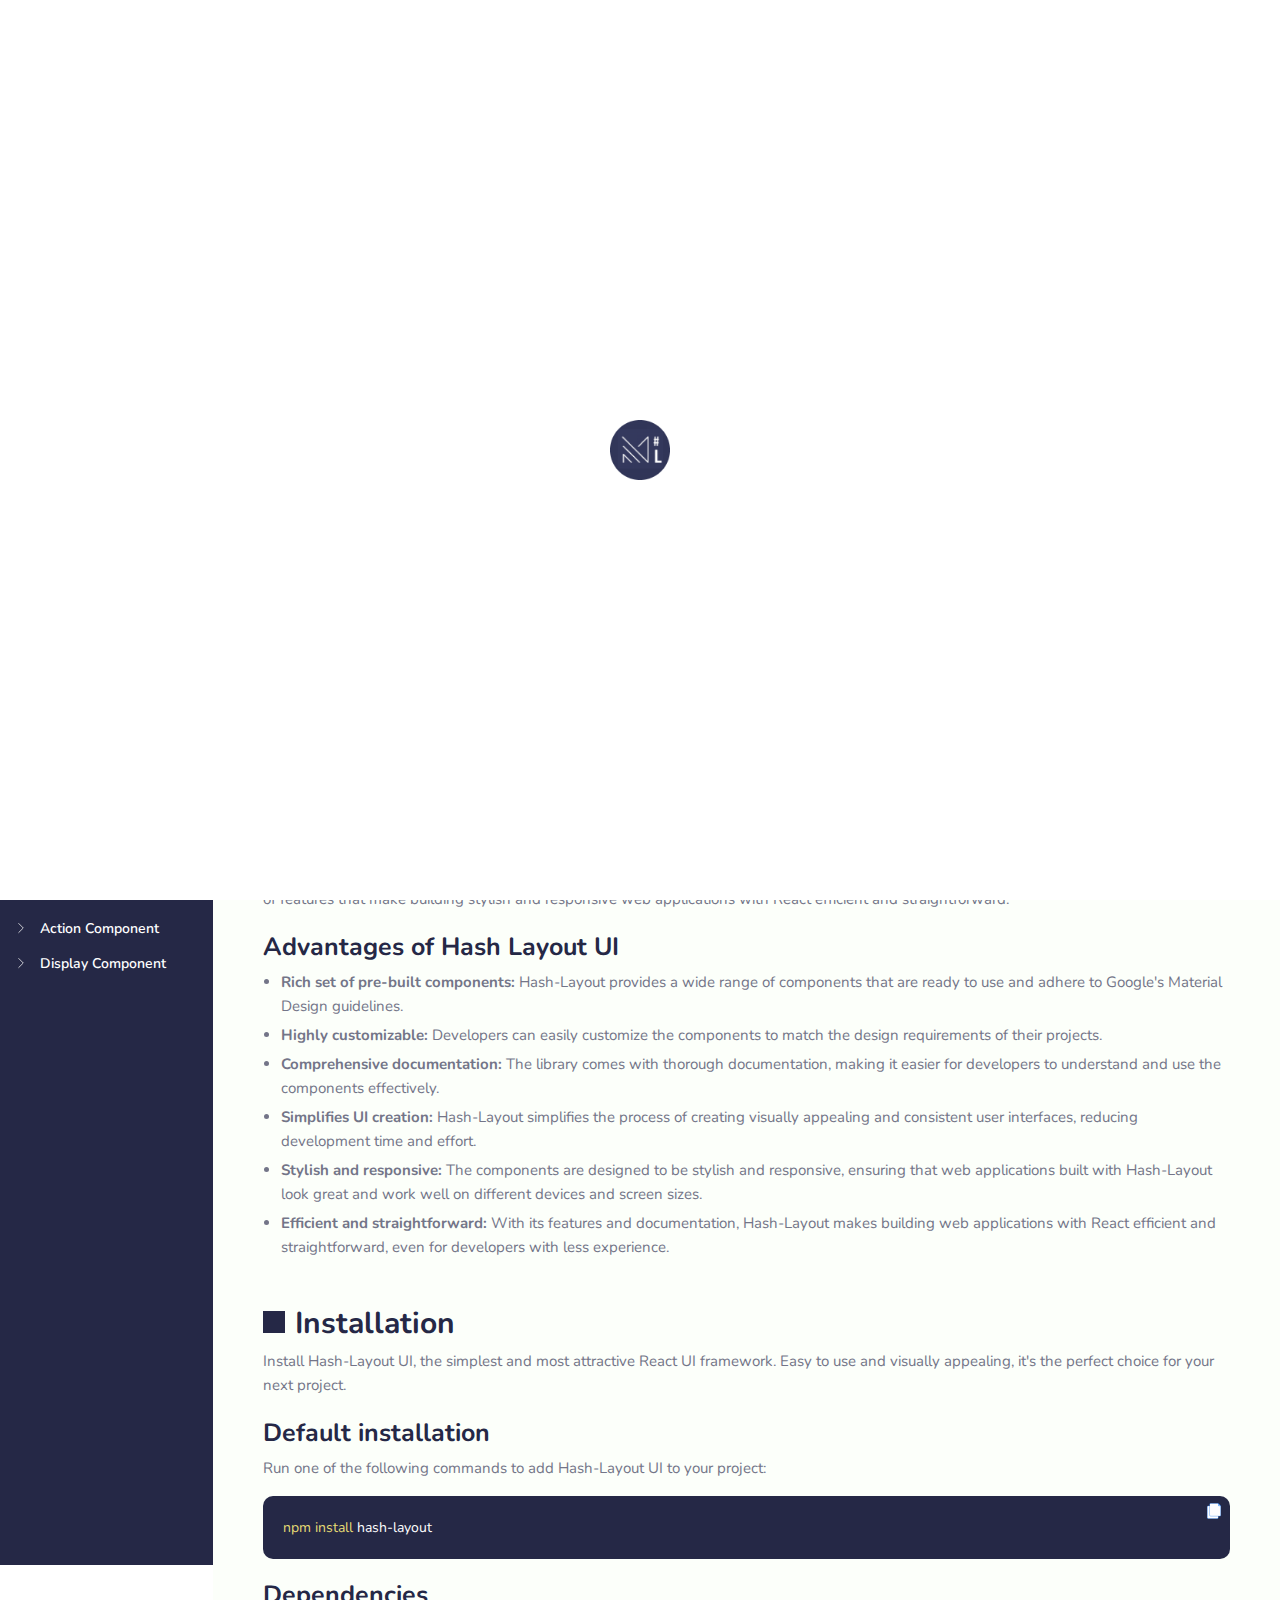
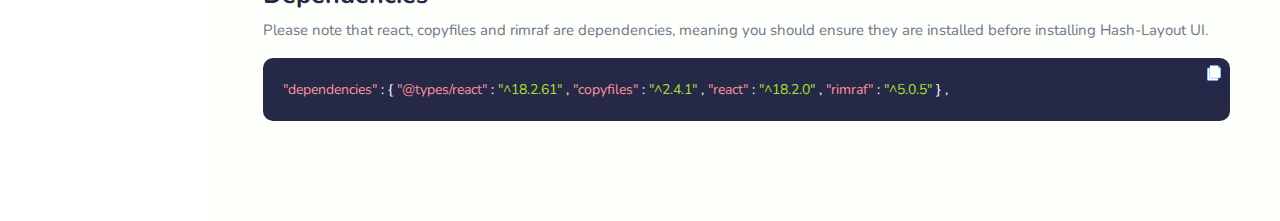
<file: documentation.html>
<!DOCTYPE html>
<html lang="en">

<head>
  <meta charset="UTF-8" />

  <title>Documentation | Hash-Layout | React Developer Library for Material Design Components</title>

  <!-- Meta Content -->
  <meta name="viewport" content="width=device-width,initial-scale=1" />
  <meta name="keywords"
    content="Hash-Layout, React, Material Design, Components, Google, Library, Pre-built, Customizable, User Interface, Responsive, Web Applications" />
  <meta name="Md Manowar Hashmi" content="Hash Layout Documentation" />
  <meta name="description"
    content="Hash-Layout is a powerful tool for React developers, providing pre-built components adhering to Google's Material Design guidelines. Highly customizable, it simplifies creating visually appealing and consistent user interfaces." />
  <meta property="og:title" content="Hash-Layout: React Developer Library for Material Design Components" />
  <meta property="og:description"
    content="Hash-Layout is a powerful tool for React developers, providing pre-built components adhering to Google's Material Design guidelines. Highly customizable, it simplifies creating visually appealing and consistent user interfaces." />
  <meta property="og:type" content="website" />
  <meta property="og:image" content="assets/images/common/og-image.jpg" />

  <!-- Favicons -->
  <link rel="shortcut icon" href="assets/images/logo-icons/favicons.png" type="image/x-icon" />

  <!-- Google Fonts -->
  <link rel="preconnect" href="https://fonts.googleapis.com/" />
  <link rel="preconnect" href="https://fonts.gstatic.com/" crossorigin />

  <!-- CSS -->
  <link href="https://cdn.jsdelivr.net/npm/bootstrap@5.3.3/dist/css/bootstrap.min.css" rel="stylesheet" />
  <link rel="stylesheet" href="assets/vendors/liquid-icon/lqd-essentials/lqd-essentials.min.css" />
  <link rel="stylesheet" href="assets/css/theme.min.css" />
  <link rel="stylesheet" href="assets/css/utility.min.css" />
  <link rel="stylesheet" href="assets/css/demo/hash-layout.css" />

  <!-- Documentation CSS -->
  <link rel="stylesheet" href="assets/css/demo/hash-documentation.css">

</head>

<body data-mobile-nav-breakpoint="1199" data-mobile-nav-style="modern" data-mobile-nav-scheme="dark"
  data-mobile-nav-trigger-alignment="right" data-mobile-header-scheme="gray" data-mobile-logo-alignment="default"
  data-mobile-header-builder="true" data-overlay-onmobile="true" data-disable-animations-onmobile="true">
  <!-- Loader -->
  <div class="loaderWrapper">
    <img src="assets/images/logo-icons/favicons.png" alt="" />
  </div>

  <div id="wrap">
    <div class="lqd-sticky-placeholder hidden"></div>
    <header id="site-header" class="main-header main-header-overlay" data-sticky-header="true"
      data-sticky-values-measured="false">
      <div class="border-bottom text-white-10 pl-30 pr-10 module-header">
        <div class="container-fluiud flex items-center justify-between">
          <div class="w-25percent flex items-center justify-start xl:w-15percent lg:w-40percent">
            <div class="flex navbar-brand-plain py-10 sm:hidden">
              <a class="navbar-brand flex p-0 relative" href="index.html" rel="home"><span
                  class="navbar-brand-inner post-rel"><img class="logo-sticky" src="assets/images/logo-icons/logo.png"
                    alt="StartHub" />
                  <img class="logo-default" src="assets/images/logo-icons/logo.png" alt="StartHub" /></span></a>
            </div>
            <div class="navbar-brand-plain py-10 xxl:hidden xl:hidden sm:flex">
              <a class="navbar-brand flex p-0 relative" href="index.html" rel="home"><span
                  class="navbar-brand-inner post-rel"><img class="logo-sticky" src="assets/images/logo-icons/logo.png"
                    alt="StartHub" />
                  <img class="logo-default" src="assets/images/logo-icons/logo.png" alt="StartHub" /></span></a>
            </div>
          </div>
          <div class="w-50percent flex items-center justify-center header-desktop xl:w-55percent lg:hidden">
            <div class="module-primary-nav flex link-14">
              <div class="link-font-medium navbar-collapse inline-flex p-0 lqd-submenu-default-style"
                aria-expanded="false" role="navigation">
                <ul
                  class="main-nav flex reset-ul inline-ul lqd-menu-counter-right lqd-menu-items-inline main-nav-hover-fill lqd-submenu-toggle-hover link-white"
                  data-submenu-options='{"toggleType": "fade", "handler": "mouse-in-out"}' data-localscroll="true"
                  data-localscroll-options='{"itemsSelector":"> li > a", "trackWindowScroll": true, "includeParentAsOffset": true}'>
                  <li class="menu-item-home">
                    <a href="documentation.html">
                      <span>Documentation</span>
                    </a>
                  </li>
                  <li class="menu-item-home is-active">
                    <a href="#">
                      <span>Products</span>
                    </a>
                  </li>
                  <li class="menu-item-home">
                    <a href="#">
                      <span>Pricing</span>
                    </a>
                  </li>
                  <li class="menu-item-home">
                    <a href="#">
                      <span>About Us</span>
                    </a>
                  </li>
                  <li class="menu-item-home">
                    <a href="#">
                      <span>Roadmap</span>
                    </a>
                  </li>
                  <li class="menu-item-home">
                    <a href="#">
                      <span>Blogs</span>
                    </a>
                  </li>
                  <li class="menu-item-home">
                    <a href="#">
                      <span>Contact Us</span>
                    </a>
                  </li>
                </ul>
              </div>
            </div>
          </div>
          <div class="w-25percent flex items-center justify-end mr-20 lg:w-60percent lg:mr-0">
            <div class="flex items-center justify-end">
              <div class="module-social lg:hidden">
                <div class="social-icons-wrapper justify-end">
                  <span class="grid-item"><a href="#"
                      class="icon social-icon animation-pulse-grow items-center text-15 text-white-30"
                      target="_blank"><span class="sr-only">Twitter</span>
                      <svg class="text-15" xmlns="http://www.w3.org/2000/svg" height="1em" viewBox="0 0 512 512"
                        fill="currentColor">
                        <path
                          d="M459.37 151.716c.325 4.548.325 9.097.325 13.645 0 138.72-105.583 298.558-298.558 298.558-59.452 0-114.68-17.219-161.137-47.106 8.447.974 16.568 1.299 25.34 1.299 49.055 0 94.213-16.568 130.274-44.832-46.132-.975-84.792-31.188-98.112-72.772 6.498.974 12.995 1.624 19.818 1.624 9.421 0 18.843-1.3 27.614-3.573-48.081-9.747-84.143-51.98-84.143-102.985v-1.299c13.969 7.797 30.214 12.67 47.431 13.319-28.264-18.843-46.781-51.005-46.781-87.391 0-19.492 5.197-37.36 14.294-52.954 51.655 63.675 129.3 105.258 216.365 109.807-1.624-7.797-2.599-15.918-2.599-24.04 0-57.828 46.782-104.934 104.934-104.934 30.213 0 57.502 12.67 76.67 33.137 23.715-4.548 46.456-13.32 66.599-25.34-7.798 24.366-24.366 44.833-46.132 57.827 21.117-2.273 41.584-8.122 60.426-16.243-14.292 20.791-32.161 39.308-52.628 54.253z" />
                      </svg>
                    </a>
                  </span>
                  <span class="grid-item">
                    <a href="#" class="icon social-icon animation-pulse-grow items-center text-15 text-white-30"
                      target="_blank"><span class="sr-only">Github</span>
                      <svg class="text-15" xmlns="http://www.w3.org/2000/svg" height="1em" viewBox="0 0 496 512"
                        fill="currentColor">
                        <path
                          d="M165.9 397.4c0 2-2.3 3.6-5.2 3.6-3.3.3-5.6-1.3-5.6-3.6 0-2 2.3-3.6 5.2-3.6 3-.3 5.6 1.3 5.6 3.6zm-31.1-4.5c-.7 2 1.3 4.3 4.3 4.9 2.6 1 5.6 0 6.2-2s-1.3-4.3-4.3-5.2c-2.6-.7-5.5.3-6.2 2.3zm44.2-1.7c-2.9.7-4.9 2.6-4.6 4.9.3 2 2.9 3.3 5.9 2.6 2.9-.7 4.9-2.6 4.6-4.6-.3-1.9-3-3.2-5.9-2.9zM244.8 8C106.1 8 0 113.3 0 252c0 110.9 69.8 205.8 169.5 239.2 12.8 2.3 17.3-5.6 17.3-12.1 0-6.2-.3-40.4-.3-61.4 0 0-70 15-84.7-29.8 0 0-11.4-29.1-27.8-36.6 0 0-22.9-15.7 1.6-15.4 0 0 24.9 2 38.6 25.8 21.9 38.6 58.6 27.5 72.9 20.9 2.3-16 8.8-27.1 16-33.7-55.9-6.2-112.3-14.3-112.3-110.5 0-27.5 7.6-41.3 23.6-58.9-2.6-6.5-11.1-33.3 2.6-67.9 20.9-6.5 69 27 69 27 20-5.6 41.5-8.5 62.8-8.5s42.8 2.9 62.8 8.5c0 0 48.1-33.6 69-27 13.7 34.7 5.2 61.4 2.6 67.9 16 17.7 25.8 31.5 25.8 58.9 0 96.5-58.9 104.2-114.8 110.5 9.2 7.9 17 22.9 17 46.4 0 33.7-.3 75.4-.3 83.6 0 6.5 4.6 14.4 17.3 12.1C428.2 457.8 496 362.9 496 252 496 113.3 383.5 8 244.8 8zM97.2 352.9c-1.3 1-1 3.3.7 5.2 1.6 1.6 3.9 2.3 5.2 1 1.3-1 1-3.3-.7-5.2-1.6-1.6-3.9-2.3-5.2-1zm-10.8-8.1c-.7 1.3.3 2.9 2.3 3.9 1.6 1 3.6.7 4.3-.7.7-1.3-.3-2.9-2.3-3.9-2-.6-3.6-.3-4.3.7zm32.4 35.6c-1.6 1.3-1 4.3 1.3 6.2 2.3 2.3 5.2 2.6 6.5 1 1.3-1.3.7-4.3-1.3-6.2-2.2-2.3-5.2-2.6-6.5-1zm-11.4-14.7c-1.6 1-1.6 3.6 0 5.9 1.6 2.3 4.3 3.3 5.6 2.3 1.6-1.3 1.6-3.9 0-6.2-1.4-2.3-4-3.3-5.6-2z" />
                      </svg> </a></span>
                </div>
              </div>
              <a href="#"
                class="btn btn-solid text-white bg-gray-600 rounded-100 ml-10 text-15 font-medium bg-gray-600 hover:text-black hover:bg-white module-btn-sm"><span
                  class="btn-txt" data-text="Getting Started">Getting Started</span></a>
            </div>
          </div>
        </div>
      </div>

    </header>
    <main class="content">
      <div id="lqd-contents-wrap">
        <section class="lqd-section marketing block pt-100 pb-80">
          <div class="container">
            <div class="row items-center">
              <div class="col col-12 col-md-6 col-xl-6" data-custom-animations="true"
                data-ca-options='{"animationTarget": ".lqd-imggrp-single", "ease": "power4.out", "initValues": {"scaleX" : 0.8, "scaleY" : 0.8, "opacity" : 0} , "animations": {"scaleX" : 1, "scaleY" : 1, "opacity" : 1}}'>
                <div class="lqd-imggrp-single block relative perspective" data-hover3d="true" data-float="ease-in">
                  <div
                    class="lqd-imggrp-img-container inline-flex relative items-center justify-center transform-style-3d">
                    <figure class="w-full relative" data-stacking-factor="1">
                      <img width="995" height="822" src="assets/images/demo/start-hub-2/3D/img-2.jpg"
                        alt="3D shape marketing" />
                    </figure>
                  </div>
                </div>
              </div>
              <div class="col col-12 col-md-6 col-xl-6" data-custom-animations="true"
                data-ca-options='{"animationTarget": "h6, h2, p, .btn", "startDelay" : 200, "ease": "power4.out", "initValues": {"y": "45px", "rotationY" : 65, "opacity" : 0, "transformOrigin": "100% 50% 0px"} , "animations": {"y": "0px", "rotationY" : 0, "opacity" : 1, "transformOrigin": "50% 50% 80px"}}'>
                <div class="ld-fancy-heading relative">
                  <h2 class="ld-fh-element mb-0/5em inline-block relative">
                    Hash Layout UI - Overview
                  </h2>
                </div>
                <div class="ld-fancy-heading relative">
                  <p class="ld-fh-element relative text-16 mb-1/5em">
                    Hash-Layout simplifies React development with
                    customizable, Material Design-inspired components. Its
                    comprehensive documentation and responsive features
                    streamline UI creation for visually appealing web
                    applications.
                  </p>
                </div>
                <div class="d-flex align-items-center">
                  <span class="text-hash-primary text-hash-bgopacity py-2 px-15 rounded-100 mr-15">
                    npm i hash-layout
                  </span>
                  <a href="#" class="btn btn-naked btn-icon-right btn-hover-swp text-15 font-medium text-green-500"
                    data-localscroll="true">
                    <span class="btn-txt" data-text="npm i hash-layout">Install Now</span>
                  </a>
                </div>
              </div>
            </div>
          </div>
        </section>

        <!-- Documentation Section -->
        <section class="documentation-wrapper">
          <div class="d-flex">
            <div class="col-sm-2 sticky-document-wrapper">
              <div class="accordion" id="accordionExample">
                <div class="accordion-item">
                  <h2 class="accordion-header">
                    <button class="accordion-button" type="button" data-bs-toggle="collapse"
                      data-bs-target="#collapseOne" aria-expanded="true" aria-controls="collapseOne">
                      Getting Started
                    </button>
                  </h2>
                  <div id="collapseOne" class="accordion-collapse collapse show" data-bs-parent="#accordionExample">
                    <div class="accordion-body">
                      <ul class="accordion-list" id="accordion-body-1">
                        <li class="active"><a href="#Overview">Overview</a></li>
                        <li><a href="#Installation">Installation</a></li>
                        <li><a href="#Themes">Themes</a></li>
                        <li><a href="#FAQ">FAQ's</a></li>
                      </ul>
                    </div>
                  </div>
                </div>
                <div class="accordion-item">
                  <h2 class="accordion-header">
                    <button class="accordion-button collapsed" type="button" data-bs-toggle="collapse"
                      data-bs-target="#collapseTwo" aria-expanded="false" aria-controls="collapseTwo">
                      Action Component
                    </button>
                  </h2>
                  <div id="collapseTwo" class="accordion-collapse collapse" data-bs-parent="#accordionExample">
                    <div class="accordion-body">
                      <ul class="accordion-list" id="accordion-body-2">
                        <li><a href="#">Autocomplete</a></li>
                        <li><a href="#">Button</a></li>
                        <li><a href="#">Checkbox</a></li>
                        <li><a href="#">Radio Button</a></li>
                        <li><a href="#">Select</a></li>
                        <li><a href="#">Switch</a></li>
                        <li><a href="#">Textfield</a></li>
                      </ul>
                    </div>
                  </div>
                </div>
                <div class="accordion-item">
                  <h2 class="accordion-header">
                    <button class="accordion-button collapsed" type="button" data-bs-toggle="collapse"
                      data-bs-target="#collapseThree" aria-expanded="false" aria-controls="collapseThree">
                      Display Component
                    </button>
                  </h2>
                  <div id="collapseThree" class="accordion-collapse collapse" data-bs-parent="#accordionExample">
                    <div class="accordion-body">
                      <ul class="accordion-list" id="accordion-body-3">
                        <li><a href="#">Dialog</a></li>
                        <li><a href="#">Table</a></li>
                      </ul>
                    </div>
                  </div>
                </div>
              </div>
            </div>
            <div class="col-sm-10 document-content-wrapper">

              <div class="list-item-content" id="Overview">
                <div class="mb-4">
                  <h3><span></span>Introduction</h3>
                  <p>
                    The Hash-Layout library is a powerful tool for React developers, providing a rich set of pre-built
                    components that adhere to Google's Material Design guidelines. These components are highly
                    customizable, allowing developers to easily adapt them to suit their project requirements. With
                    comprehensive documentation, Hash-Layout simplifies the process of creating visually appealing and
                    consistent user interfaces. It offers a range of features that make building stylish and responsive
                    web applications with React efficient and straightforward.
                  </p>
                </div>
                <div class="mb-4">
                  <h4>Advantages of Hash Layout UI</h4>
                  <ul>

                    <li>
                      <strong>Rich set of pre-built components:</strong> Hash-Layout provides a wide range of
                      components that are ready to use and adhere to Google's Material Design guidelines.
                    </li>
                    <li>
                      <strong>Highly customizable:</strong> Developers can easily customize the components to match the
                      design requirements of their projects.
                    </li>
                    <li>
                      <strong>Comprehensive documentation:</strong> The library comes with thorough documentation,
                      making it easier for developers to understand and use the components effectively.
                    </li>
                    <li>
                      <strong>Simplifies UI creation:</strong> Hash-Layout simplifies the process of creating visually
                      appealing and consistent user interfaces, reducing development time and effort.
                    </li>
                    <li>
                      <strong>Stylish and responsive:</strong> The components are designed to be stylish and responsive,
                      ensuring that web applications built with Hash-Layout look great and work well on different
                      devices and screen sizes.
                    </li>
                    <li>
                      <strong>Efficient and straightforward:</strong> With its features and documentation, Hash-Layout
                      makes building web applications with React efficient and straightforward, even for developers with
                      less experience.
                    </li>

                  </ul>
                </div>
              </div>

              <div class="list-item-content" id="Installation">
                <div class="mb-4">
                  <h3><span></span>Installation</h3>
                  <p>
                    Install Hash-Layout UI, the simplest and most attractive React UI framework. Easy to use and
                    visually appealing, it's the perfect choice for your next project.
                  </p>
                </div>

                <div class="mb-4">
                  <h4>Default installation</h4>
                  <p>
                    Run one of the following commands to add Hash-Layout UI to your project:
                  </p>
                  <div class="code-pallete">
                    <div class="copy-function" onclick="copyCode(this)"><img src="assets/images/logo-icons/copyicon.png"
                        alt=""></div>
                    <code>
                      <span class="token function">npm install</span> hash-layout
                    </code>
                  </div>
                </div>

                <div class="mb-4">
                  <h4>Dependencies</h4>
                  <p>
                    Please note that react, copyfiles and rimraf are dependencies, meaning you should ensure they are
                    installed before installing Hash-Layout UI.
                  </p>
                  <div class="code-pallete">
                    <div class="copy-function" onclick="copyCode(this)">
                      <img src="assets/images/logo-icons/copyicon.png" alt="">
                    </div>
                    <code>
                      <span class="token property">"dependencies"</span>
                      <span class="token operator">:</span> 
                      <span class="token punctuation">{</span>
                        <span class="token property">"@types/react"</span>
                        <span class="token operator">:</span> 
                        <span class="token string">"^18.2.61"</span>
                        <span class="token punctuation">,</span>
                        <span class="token property">"copyfiles"</span>
                        <span class="token operator">:</span> 
                        <span class="token string">"^2.4.1"</span>
                        <span class="token punctuation">,</span>
                        <span class="token property">"react"</span>
                        <span class="token operator">:</span> 
                        <span class="token string">"^18.2.0"</span>
                        <span class="token punctuation">,</span>
                        <span class="token property">"rimraf"</span>
                        <span class="token operator">:</span> 
                        <span class="token string">"^5.0.5"</span>

                      <span class="token punctuation">}</span>
                      <span class="token punctuation">,</span>

                    </code>
                  </div>
                </div>

              </div>

            </div>
<!--             <div class="col-sm-2 sticky-document-wrapper right-document-wrapper">gfgb</div> -->
          </div>
        </section>



      </div>
    </main>

    <!-- Copy Popup -->

    <div class="CopyPopup" id="CopyPopup">
      <div class="d-flex">
        <div class="mr-10" id="copiedContent"></div><span class="text-green">[ Copied ]</span>
      </div>
    </div>

    <!-- Footer -->
  </div>

  <script src="assets/vendors/jquery.min.js"></script>
  <script src="assets/vendors/jquery-ui/jquery-ui.min.js"></script>
  <script src="assets/vendors/bootstrap/js/bootstrap.min.js"></script>
  <script src="assets/vendors/fastdom/fastdom.min.js"></script>
  <script src="assets/vendors/fresco/js/fresco.js"></script>
  <script src="assets/vendors/lity/lity.min.js"></script>
  <script src="assets/vendors/gsap/minified/gsap.min.js"></script>
  <script src="assets/vendors/gsap/utils/CustomEase.min.js"></script>
  <script src="assets/vendors/gsap/minified/DrawSVGPlugin.min.js"></script>
  <script src="assets/vendors/gsap/minified/ScrollTrigger.min.js"></script>
  <script src="assets/vendors/draw-shape/liquidDrawShape.min.js"></script>
  <script src="assets/vendors/animated-blob/liquidAnimatedBlob.min.js"></script>
  <script src="assets/vendors/fontfaceobserver.js"></script>
  <script src="assets/vendors/tinycolor-min.js"></script>
  <script src="assets/vendors/gsap/utils/SplitText.min.js"></script>
  <script src="assets/vendors/isotope/isotope.pkgd.min.js"></script>
  <script src="assets/vendors/isotope/packery-mode.pkgd.min.js"></script>
  <script src="assets/vendors/flickity/flickity.pkgd.min.js"></script>
  <script src="assets/vendors/draggabilly.pkgd.min.js"></script>
  <script src="assets/vendors/particles.min.js"></script>
  <script src="assets/js/liquid-gdpr.min.js"></script>
  <script src="assets/js/theme.min.js"></script>
  <script src="assets/js/liquid-ajax-contact-form.min.js"></script>
  <script src="assets/js/custom.js"></script>
</body>

</html>
</file>
<file: assets/css/demo/hash-layout.css>
@import url("https://fonts.googleapis.com/css2?family=Nunito:ital,wght@0,200..1000;1,200..1000&display=swap");

:root {
  --text-hash-primary: #252846;
  --text-hash-family: "Nunito", sans-serif;
  --text-hash-bgopacity: #25284636;
  --lqd-container-width: 1140px;
  --lqd-container-width-sm: 1024px;
  --lqd-container-width-md: 1024px;
  --lqd-row-gutter-y: 30px;
  --lqd-row-gutter-x: 30px;
  --lqd-color-primary: #00cb99;
  --lqd-color-secondary: #2d6fe8;
  --lqd-body-text-color: #737588;
  --lqd-color-dark: #292929;
  --lqd-color-dark: #292929;
  --lqd-color-accent: #61ce70;
  --lqd-color-gradient-start: #007fff;
  --lqd-color-gradient-stop: #ff4d54;
  --lqd-color-orange-500: #ed6a04;
  --lqd-color-blue-50: rgba(45, 111, 232, 0.08);
  --lqd-color-blue-100: #b7eef5;
  --lqd-color-blue-200: rgba(28, 79, 141, 0.11);
  --lqd-color-blue-300: #008aba;
  --lqd-color-blue-400: #0e3f58;
  --lqd-color-blue-500: #1c4f8d;
  --lqd-color-blue-600: #1a4265;
  --lqd-color-green-100: rgba(0, 203, 153, 0.1);
  --lqd-color-green-500: #21a081;
  --lqd-color-gray-300: #9ca3af;
  --lqd-color-gray-400: #707070;
  --lqd-color-gray-500: #505050;
  --lqd-color-gray-600: #45485f;
  --lqd-color-slate-100: #eef3f9;
  --lqd-color-red-700: #471412;
  --lqd-color-purple-100: rgba(122, 37, 255, 0.11);
  --lqd-color-purple-500: #7a25ff;
  --lqd-color-purple-700: #504c74;
  --lqd-color-yellow-200: #ffe29d;
  --lqd-body-text-color: #737588;
  --lqd-body-font-family: "Be Vietnam Pro", sans-serif;
  --lqd-body-font-size: 16px;
  --lqd-body-font-weight: 400;
  --lqd-body-line-height: 1.375em;
  --lqd-heading-color: #225469;
  --lqd-heading-font-family: var(--lqd-body-font-family);
  --lqd-heading-font-weight: 700;
  --lqd-heading-line-height: 1em;
  --lqd-h1-font-size: 52px;
  --lqd-h2-font-size: 43px;
  --lqd-h3-font-size: 45px;
  --lqd-h4-font-size: 37px;
  --lqd-h5-font-size: 21px;
  --lqd-h6-font-size: 14px;
  --lqd-cc-bc: var(--lqd-color-primary);
  --lqd-cc-bg: var(--lqd-color-primary);
  --lqd-cc-size-outer: 35px;
  --lqd-cc-size-inner: 7px;
  --lqd-cc-bw: 1px;
  --lqd-cc-br: calc(var(--lqd-cc-size-outer) / 2);
  --lqd-cc-active-bc: var(--lqd-color-primary);
  --lqd-cc-active-bg: var(--lqd-color-primary);
  --lqd-cc-active-bw: 1px;
  --lqd-cc-active-circle-color: #fff;
  --lqd-cc-active-circle-txt: #000;
  --lqd-cc-active-arrow-color: #fff;
}

body {
  font-family: "Nunito", sans-serif !important;
}

.font-nunito {
  font-family: "Nunito", sans-serif !important;
}

.text-hash-primary {
  color: var(--text-hash-primary);
  font-family: var(--text-hash-family);
  font-weight: 600;
  border: 2px solid #2529466b;
}

.text-hash-bgopacity {
  background: var(--text-hash-bgopacity);
}

/* Scrollbar Styling */
::-webkit-scrollbar {
  width: 7px;
}

::-webkit-scrollbar-track {
  background-color: #ffffff;
  -webkit-border-radius: 0px;
  border-radius: 0px;
}

::-webkit-scrollbar-thumb {
  -webkit-border-radius: 10px;
  border-radius: 0px;
  background: #252944;
}

header#site-header {
  background: linear-gradient(90deg, #33385c, #20233e);
  position: sticky;
  top: 0;
}

.loaderWrapper {
  height: 100vh;
  width: 100%;
  justify-content: center;
  display: flex;
  align-items: center;
  z-index: 99999;
  position: fixed;
  background: white;
  overflow: hidden;
}

.loaderWrapper img {
  animation: Loadspin 2s linear infinite;
  width: 60px;
}

@keyframes Loadspin {
  0% {
    transform: rotateY(0deg);
  }
  100% {
    transform: rotateY(360deg);
  }
}

@media screen and (min-width: 992px) {
  body.has-sidebar #lqd-contents-wrap {
    padding-top: 25px;
  }
}
@media (max-width: 767px) {
  h2,
  .h2 {
    font-size: 40px;
  }
}
.module-btn-sm {
  --btn-pt: 10px;
  --btn-pe: 18px;
  --btn-pb: 10px;
  --btn-ps: 18px;
}
.module-btn-md {
  --btn-pt: 15px;
  --btn-pe: 65px;
  --btn-pb: 15px;
  --btn-ps: 30px;
}
.main-header .header-desktop .main-nav {
  --lqd-menu-items-top-padding: 18px;
  --lqd-menu-items-right-padding: 27px;
  --lqd-menu-items-bottom-padding: 18px;
  --lqd-menu-items-left-padding: 27px;
}
.main-header .main-nav > li > a:before {
  background-color: rgba(255, 255, 255, 0.07);
}
.main-header .social-icon svg {
  fill: rgba(255, 255, 255, 0.3);
}
.social-icon:hover {
  opacity: 0.9;
  color: #fff;
}
.main-header .social-icon:hover svg {
  fill: #fff;
}
.animation-pulse-grow:active,
.animation-pulse-grow:focus,
.animation-pulse-grow:hover {
  animation-name: animation-pulse-grow;
  animation-duration: 0.3s;
  animation-timing-function: linear;
  animation-iteration-count: infinite;
  animation-direction: alternate;
}
@media (max-width: 767px) {
  .main-header .module-header {
    padding-right: 5px;
    padding-left: 15px;
  }
}
.lqd-stickybar-right .btn-solid {
  --icon-font-size: 20px;
  --icon-mt: -8px;
  --icon-me: 15px;
  --icon-mb: -8px;
  --icon-ms: 0px;
  --btn-pt: 15px;
  --btn-pe: 20px;
  --btn-pb: 15px;
  --btn-ps: 12px;
}
.main-header .nav-trigger .bar {
  background-color: #fff;
}
.main-header .ld-module-sd > .ld-module-dropdown {
  width: 350px;
}
.main-header .ld-module-dropdown {
  --lqd-menu-items-top-padding: 10px;
  --lqd-menu-items-right-padding: 0;
  --lqd-menu-items-bottom-padding: 10px;
  --lqd-menu-items-left-padding: 0;
}
.main-header .ld-module-dropdown .social-icon {
  --icon-size: 27px;
}
.main-header .ld-module-dropdown li a {
  color: #000;
  font-size: 20px;
  font-weight: 500;
  line-height: 1.5em;
}
.main-header .ld-module-dropdown .main-nav > li > a > .link-icon {
  font-size: 0.75em;
}
.main-header .ld-module-dropdown .social-icon svg {
  fill: rgba(0, 0, 0, 0.24);
}
.social-icon:hover {
  opacity: 0.9;
  color: #000;
}
.main-header .ld-module-dropdown .social-icon:hover svg {
  fill: #000;
}
.main-header .ld-sd-wrap {
  padding: 0;
}
.ld-module-sd .main-nav {
  --lqd-menu-items-top-padding: 10px;
  --lqd-menu-items-right-padding: 0;
  --lqd-menu-items-bottom-padding: 10px;
  --lqd-menu-items-left-padding: 0;
}
.lity-modal .lqd-contact-form {
  --inputs-margin: 0 0 13px 0;
  --input-margin-bottom: 13px;
}
@media (max-width: 1199px) {
  .lity-modal .module-content {
    padding: 10px;
  }
  .lity-modal .ld-fancy-heading h2 {
    font-size: 48px;
    line-height: 1em;
  }
}
@media (max-width: 767px) {
  .lity-container {
    padding: 70px 0 30px;
  }
  .lity-modal .ld-fancy-heading h2 {
    font-size: 20vw;
    line-height: 0.75em;
  }
}
.banner .container {
  max-width: 850px;
}
.banner .module-shape-2 {
  left: 2%;
}
.banner .module-shape-3 {
  right: -8%;
}
.banner .module-shape-4 {
  right: 4%;
}
.btn {
  font-family: "Nunito", sans-serif !important;
}
.banner .btn:hover,
.banner .btn:focus {
  color: #fff;
  background-color: var(--lqd-color-blue-600);
}
.banner .container-fluid img:hover {
  transform: scale(1.1);
}
.banner .lqd-sticky-sentinel,
.titlebar > .lqd-sticky-sentinel {
  --lqd-sticky-header-sentinel-top: calc(
    100% - var(--lqd-sticky-header-height, 0) - 2px
  );
}
@media (max-width: 1199px) {
  .bann .module-shape-1 {
    top: -9%;
    left: -2%;
  }
}
@media (max-width: 767px) {
  .banner {
    padding-bottom: 110px;
  }
  .banner h1 {
    font-size: 16vw;
  }
  .banner .module-shape-2 {
    top: 33%;
  }
  .banner .module-shape-4 {
    top: 55%;
  }
  .banner .lqd-shape-bottom svg {
    height: 231px;
  }
  .banner .module-client {
    margin-bottom: 10px;
  }
}
.about .module-shape {
  right: -2.5%;
}
@media (max-width: 1199px) {
  .about .module-shape {
    right: -16%;
  }
}
@media (max-width: 767px) {
  .about {
    padding: 40px 5px 0;
  }
  .about .module-title {
    margin-bottom: 30px;
    padding: 10px;
  }
}
/* .marketing .container {
  max-width: 960px;
} */
@media (max-width: 1199px) {
  .marketing {
    padding: 70px 0;
  }
}
@media (max-width: 767px) {
  .marketing {
    padding: 30px 0 50px;
  }
  .marketing .col-md-6:first-child {
    margin-bottom: 20px;
  }
}
.services .col-md-6:last-child .ld-fancy-heading {
  right: 0;
}
.services .iconbox:hover {
  background-color: var(--lqd-color-blue-600);
}
.services .iconbox:hover svg path:not([stroke="none"]) {
  fill: #fff;
}
.services .iconbox:hover .contents h3,
.services .iconbox:hover .contents p {
  color: #fff;
}
.services .iconbox:hover h3 svg {
  opacity: 1;
  transform: translateX(0.5em);
}
@media (max-width: 1199px) {
  .services .iconbox {
    padding: 35px;
  }
}
@media (max-width: 767px) {
  .services .module-title {
    padding: 15px;
  }
}
.case-studies .filter-list li {
  color: #000;
  font-size: 15px;
}
.case-studies .filter-list li.active,
.case-studies .filter-list li.hover,
.case-studies .lqd-filter-dropdown .ui-button:active,
.case-studies .lqd-filter-dropdown .ui-button:focus {
  color: #c10909;
}
.case-studies .btn-icon-circle .btn-icon:before {
  border-color: #000;
}
.case-studies .btn-icon-circle:hover {
  color: #000;
}
.case-studies .btn-icon-circle:hover .btn-icon {
  color: #fff;
  background-color: #000;
}
@media (max-width: 1199px) {
  .case-studies {
    padding: 60px 0 90px;
  }
}
@media (max-width: 767px) {
  .case-studies .module-title {
    padding: 15px;
  }
}
.text-lg .ld-fancy-heading h2 {
  font-size: 25vw;
  line-height: 0.8em;
  letter-spacing: -20px;
  margin: 0;
}
.text-lg .ld-fh-element,
.text-lg .ld-fh-element a {
  color: #d9dcff;
}
@media (max-width: 1199px) {
  .text-lg .ld-fancy-heading h2 {
    font-size: 26vw;
    letter-spacing: -15px;
  }
}
@media (max-width: 767px) {
  .text-lg .ld-fancy-heading h2 {
    font-size: 25vw;
    letter-spacing: -5px;
  }
}
.experiences .module-img-1 {
  left: 0;
}
.experiences .module-img-2 {
  left: 12%;
}
.experiences .module-img-3 {
  right: 15%;
}
.experiences .module-img-5 {
  right: 23%;
}
@media (max-width: 1199px) {
  .experiences {
    padding: 100px 0 35px;
  }
  .experiences .module {
    margin-bottom: 20px;
  }
}
@media (max-width: 767px) {
  .experiences {
    padding: 100px 0 55px;
  }
  .experiences .border-r-1 {
    border-width: 0 0 1px;
  }
}
@media (max-width: 1199px) {
  .clients {
    padding: 30px 15px;
  }
}
@media (max-width: 767px) {
  .clients {
    padding: 50px 15px 15px;
  }
  .clients .module-col {
    margin-bottom: 20px;
  }
}
.testimonials .lqd-imggrp-single {
  left: 0;
}
.testimonials .module-line-1:before {
  background: #4452f2;
}
.testimonials .module-line-2:before {
  background: #ffb66b;
}
.testimonials .module-line-3:before {
  background: #8bd9ff;
}
.testimonials .module-line-4:before {
  background: #f0afa1;
}
.testimonials .lqd-testi .lqd-star-rating .active {
  color: #0f144e;
}
.testimonials .flickity-page-dots {
  width: 100%;
  padding: 0;
  margin: 0;
  list-style: none;
  line-height: 1;
  text-align: left;
}
.carousel-dots-style4 .dot {
  width: 10px;
  height: 10px;
}
.testimonials .flickity-page-dots .dot.is-selected {
  width: 10px;
  background-color: #333;
  color: #333;
}
@media (max-width: 1199px) {
  .testimonials .module-col {
    margin-bottom: 30px;
  }
}
@media (max-width: 767px) {
  .testimonials {
    padding: 70px 0;
  }
}
@media (max-width: 1199px) {
  .blog {
    padding: 60px 0 90px;
  }
  .blog .module-blog {
    margin-right: -20px;
    margin-left: -20px;
  }
  .blog .module-col {
    padding-right: 20px;
    padding-left: 20px;
  }
}
@media (max-width: 767px) {
  .blog {
    padding: 30px 0 60px;
  }
  .blog .module-blog {
    margin-right: 0;
    margin-left: 0;
  }
  .blog .module-col {
    padding-right: 0;
    padding-left: 0;
  }
}
.connect-top .container {
  max-width: 530px;
}
.connect-top .btn {
  --btn-pt: 20px;
  --btn-pe: 50px;
  --btn-pb: 20px;
  --btn-ps: 50px;
  background-image: linear-gradient(
    110deg,
    rgb(0, 127, 255) 0,
    rgba(255, 0, 0, 0.6) 100%
  );
}
.connect-top .btn:hover,
.connect .btn:focus {
  background-color: transparent;
  background-image: linear-gradient(
    120deg,
    rgba(255, 0, 0, 0.6) 0,
    rgb(0, 127, 255) 100%
  );
}
.connect-bottom .lqd-imggrp-single[data-float] {
  --float-animate-from: -10%;
}
@media (max-width: 1199px) {
  .connect-bottom .module {
    padding: 30px;
  }
  .connect-bottom .lqd-imggrp-single {
    margin: 0 -50px 0 -75px;
  }
}
@media (max-width: 767px) {
  .connect-bottom {
    margin-top: 0;
    margin-bottom: 0;
    padding: 60px 0;
  }
}
.main-footer .btn-solid {
  --btn-pt: 6px;
  --btn-pe: 14px;
  --btn-pb: 6px;
  --btn-ps: 14px;
}
.main-footer .lqd-fancy-menu > .reset-ul > li > a:hover,
.main-footer .lqd-fancy-menu li.is-active > a {
  color: var(--lqd-color-secondary);
}
@media (max-width: 1199px) {
  .main-footer .module-menu li {
    margin-right: 18px;
  }
}
@media (max-width: 767px) {
  .main-footer .footer-content {
    padding: 140px 0 65px;
  }
  .main-footer .footer-content .module-btn {
    margin-bottom: 10px;
  }
}
</file>
<file: assets/css/demo/hash-documentation.css>
html{
    scroll-padding-top: 100px;
}

.documentation-wrapper{
    width: 100%;
    /* background: var(--text-hash-primary); */
}

.sticky-document-wrapper{
    height: calc(100vh - 60px);
    overflow: auto;
    position: sticky;
    top: 60px;
    padding: 20px 10px;
    background: var(--text-hash-primary);
}

.sticky-document-wrapper.right-document-wrapper{
    height: calc(100vh - 60px);
    overflow: auto;
    position: sticky;
    top: 60px;
    padding: 20px 10px;
    background: #ededed!important;
}

.documentation-wrapper .accordion .accordion-item{
    background: none;
    border: none;
}

.documentation-wrapper .accordion .accordion-item .accordion-header{
    height: 35px;
}

.documentation-wrapper .accordion .accordion-item .accordion-header button{
    text-align: left;
    font-size: 14px;
    background: none;
    padding: 0px;
    color: white;
    padding-left: 30px;
    border: none;
    box-shadow: none;
    font-weight: 600;
}

.documentation-wrapper .accordion .accordion-item .accordion-header .accordion-button:not(.collapsed)::after {
    transform: rotate(0deg);
}

.documentation-wrapper .accordion .accordion-item .accordion-header .accordion-button.collapsed::after {
    transform: rotate(-90deg);
}

.documentation-wrapper .accordion .accordion-item .accordion-header .accordion-button::after{
    position: absolute;
    left: 5px;
    background-image: url(../../images/logo-icons/arrow.svg);
    width: 12px;
    height: 12px;
    background-size: cover;
}

.documentation-wrapper .accordion .accordion-item .accordion-body {
    padding: 5px 16px;
}

.documentation-wrapper .accordion .accordion-item .accordion-body ul{
    padding-left: 30px;
    color: white;
    margin-bottom: 0px;
}

.documentation-wrapper .accordion .accordion-item .accordion-body ul li{
    margin: 5px 0px;
    position: relative;
    transition: .3s ease-in-out;
}


.documentation-wrapper .accordion .accordion-item .accordion-body ul li::before {
    content: "";
    position: absolute;
    top: 15px;
    left: -15px;
    height: 21px;
    border-left: 1px dotted #fff;
}

.documentation-wrapper .accordion .accordion-item .accordion-body ul li:last-child:before{
    display: none;
}

.documentation-wrapper .accordion .accordion-item .accordion-body ul li a{
    font-size: 14px;
    color: white;
    font-weight: 400;
}
.documentation-wrapper .accordion .accordion-item .accordion-body ul li.active{
    padding-left: 10px;
}
.documentation-wrapper .accordion .accordion-item .accordion-body ul li.active a, .documentation-wrapper .accordion .accordion-item .accordion-body ul li.active::marker{
    color: #00dcff;
}

.document-content-wrapper{
    padding: 50px;
    background: #fcfffa;
/*     box-shadow: 0px 0px 4px #939393;
    margin: 10px; */
}

.list-item-content{
    margin-bottom: 50px;
}

.list-item-content h3{
    font-size: 30px;
    font-family: var(--text-hash-family);
    color: var(--text-hash-primary);
    margin-bottom: 10px;
    font-weight: bold;
}

.list-item-content h3 span{
    width: 22px;
    height: 22px;
    background: #252846;
    display: inline-flex;
    margin-right: 10px;
}

.list-item-content h4{
    font-size: 25px;
    font-family: var(--text-hash-family);
    color: var(--text-hash-primary);
    margin-bottom: 10px;
}

.list-item-content p{
    font-size: 15px;
    font-family: var(--text-hash-family);
    line-height: 24px;
}

.list-item-content ul{
    padding-left: 18px;
}

.list-item-content ul li{
    font-size: 15px;
    font-family: var(--text-hash-family);
    line-height: 24px;
    margin-bottom: 5px;
}

.code-pallete{
    background: #252846;
    padding: 20px;
    border-radius: 10px;
    color: white;
    position: relative;
    font-family: var(--text-hash-family);
}

.code-pallete code{
    margin-bottom: 0px;
    color: white;
    font-family: var(--text-hash-family);
}

.copy-function {
    position: absolute;
    top: 3px;
    right: 8px;
    cursor: pointer;
}

.copy-function img{
    width: 16px;
}

.token.atrule, .token.attr-value, .token.function, .token.class-name {
    color: #e6db74;
}
.token.property, .token.tag, .token.symbol, .token.deleted {
    color: #fc929e;
}
.token.selector, .token.attr-name, .token.string, .token.char, .token.builtin, .token.inserted {
    color: #a6e22e;
}
#copiedContent {
    max-width: 250px;
    white-space: nowrap;
    overflow: hidden;
    text-overflow: ellipsis;
}
#copiedContent code{
    margin-bottom: 0px;
    font-family: var(--text-hash-family);
    color: white;
    font-size: 13px;
}
.text-green{
    color: greenyellow;
}

.CopyPopup {
    position: fixed;
    bottom: 10px;
    right: 10px;
    padding: 5px 10px;
    background-color: #252846;
    box-shadow: 4px 4px 4px #9f9f9f;
    z-index: 9999;
    color: white;
    border-radius: 5px;
    font-size: 13px;
    display: none;
  }
</file>
<file: assets/vendors/liquid-icon/lqd-essentials/lqd-essentials.min.css>
@font-face{font-family:"lqd-essentials";src:url(fonts/lqd-essentials.woff2)format("woff2");font-weight:400;font-style:normal;font-display:swap}.lqd-icn-ess{display:inline-block;font-family:"lqd-essentials";font-size:1em;line-height:1;font-weight:400;font-style:normal;speak:none;text-transform:none;-webkit-font-smoothing:antialiased;-moz-osx-font-smoothing:grayscale}.icon-speech-bubble::before{content:""}.icon-ld-search::before{content:""}.icon-num-10::before{content:""}.icon-num-9::before{content:""}.icon-num-8::before{content:""}.icon-num-7::before{content:""}.icon-num-6::before{content:""}.icon-num-5::before{content:""}.icon-num-4::before{content:""}.icon-num-3::before{content:""}.icon-num-2::before{content:""}.icon-num-1::before{content:""}.icon-lqd-check::before{content:""}.icon-lqd-compass::before{content:""}.icon-lqd-atom::before{content:""}.icon-lqd-laptop::before{content:""}.icon-lqd-stack::before{content:""}.icon-lqd-pen-2::before{content:""}.icon-lqd-user::before{content:""}.icon-lqd-envelope::before{content:""}.icon-lqd-pen::before{content:""}.icon-lqd-dollar::before{content:""}.icon-ion-ios-play::before{content:""}.icon-ld-cart::before{content:""}.icon-ion-ios-add::before{content:""}.icon-ion-ios-checkmark::before{content:""}.icon-ion-ios-remove::before{content:""}.icon-ion-ios-close::before{content:""}.icon-ion-caret-up::before{content:""}.icon-ion-caret-back::before{content:""}.icon-ion-caret-forward::before{content:""}.icon-ion-ios-arrow-back::before{content:""}.icon-ion-ios-arrow-up::before{content:""}.icon-ion-ios-arrow-forward::before{content:""}.icon-ion-caret-down::before{content:""}.icon-ion-ios-arrow-down::before{content:""}.icon-md-arrow-down::before{content:""}.icon-md-arrow-forward::before{content:""}.icon-md-arrow-up::before{content:""}.icon-md-arrow-back::before{content:""}.icon-ion-ios-arrow-round-back::before{content:""}.icon-ion-ios-arrow-round-down::before{content:""}.icon-md-arrow-round-up::before{content:""}.icon-md-arrow-round-down::before{content:""}.icon-md-arrow-round-back::before{content:""}.icon-ion-ios-arrow-round-forward::before{content:""}.icon-ion-ios-arrow-round-up::before{content:""}.icon-md-arrow-round-forward::before{content:""}.icon-md-arrow-round-up-2::before{content:""}.icon-md-arrow-round-down-2::before{content:""}.icon-md-arrow-round-back-2::before{content:""}.icon-md-arrow-round-forward-2::before{content:""}.icon-lqd-eye::before{content:""}.icon-lqd-sync::before{content:""}.icon-lqd-bars::before{content:""}.icon-lqd-dots::before{content:""}.icon-lqd-dots-alt::before{content:""}.icon-ld-search-2::before{content:""}.icon-lqd-user-2::before{content:""}.icon-lqd-volume-low::before{content:""}.icon-lqd-volume-high::before{content:""}.icon-compare::before{content:""}.icon-lqd-presentation::before{content:""}.icon-lqd-cogs::before{content:""}.icon-lqd-tools::before{content:""}.icon-lqd-mobile::before{content:""}.icon-lqd-target::before{content:""}.icon-lqd-path::before{content:""}.icon-lqd-feather::before{content:""}.icon-lqd-smile::before{content:""}.icon-lqd-circle::before{content:""}
</file>
